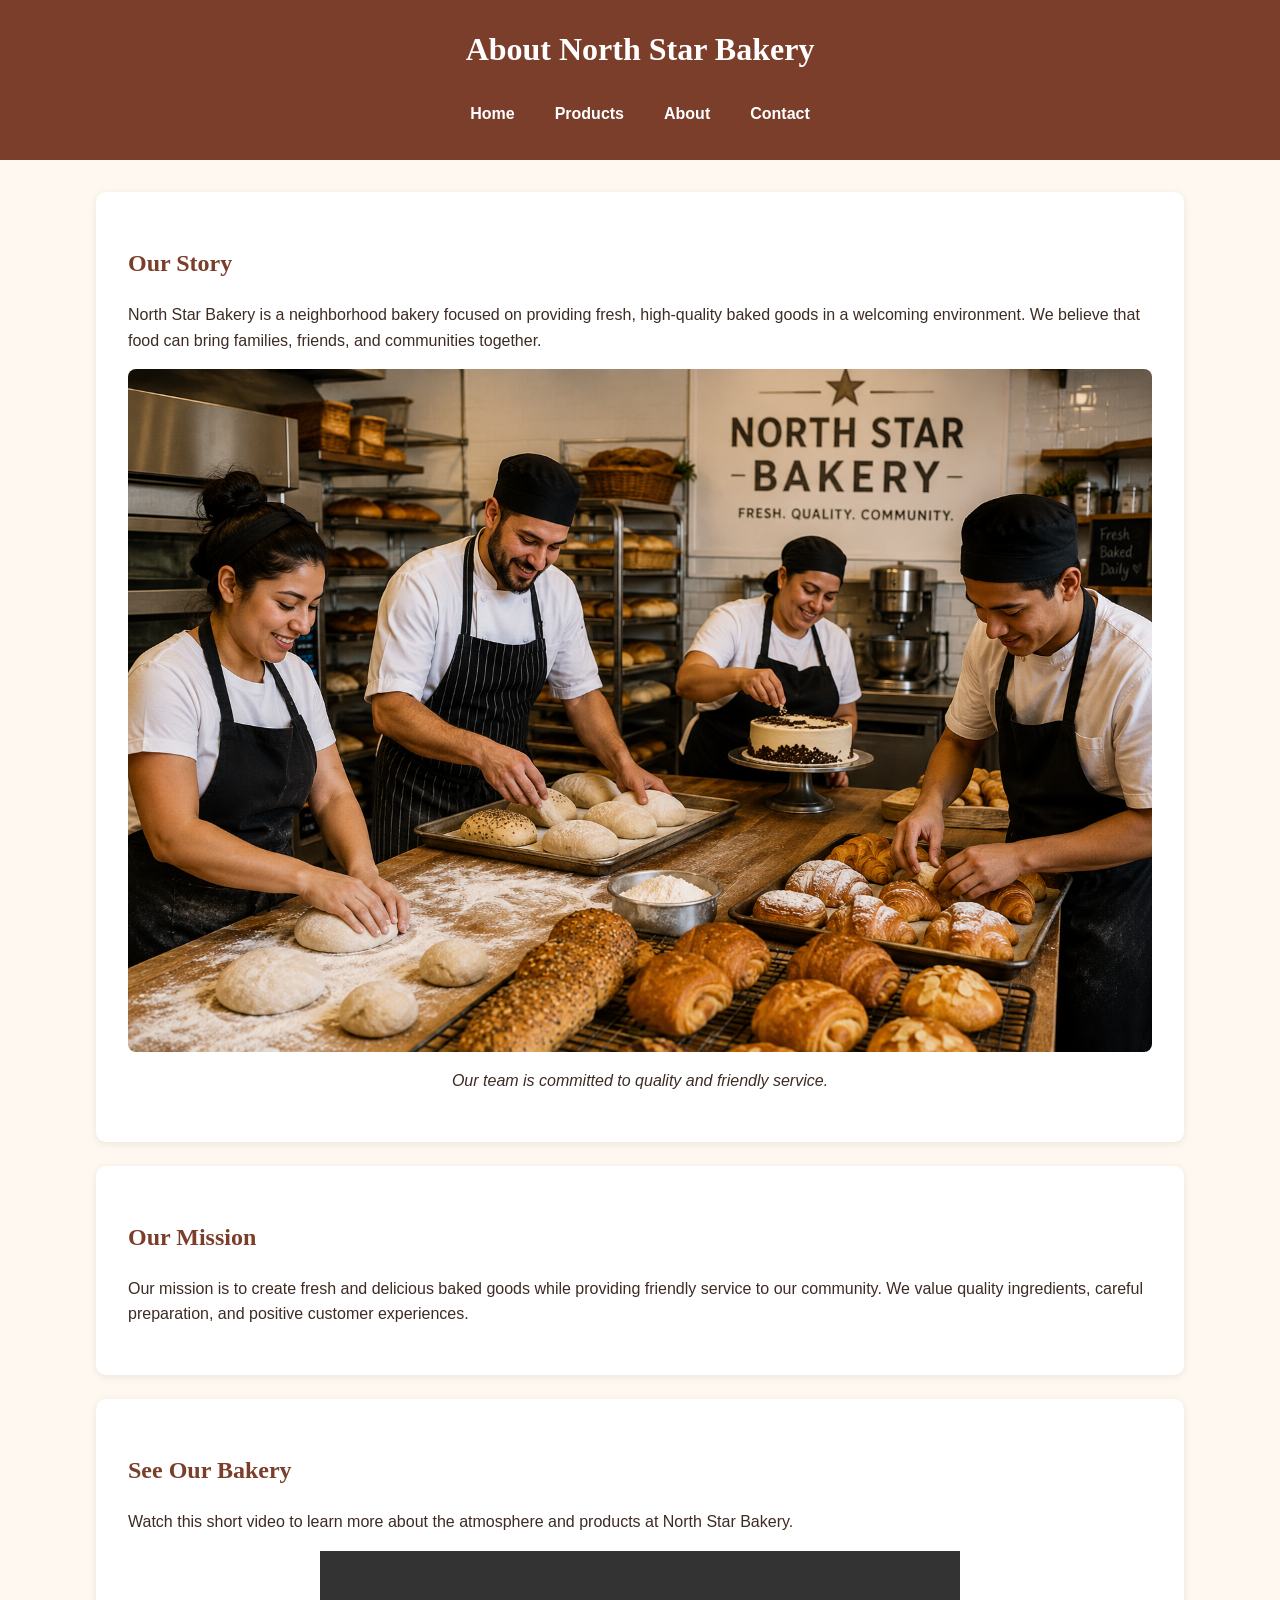
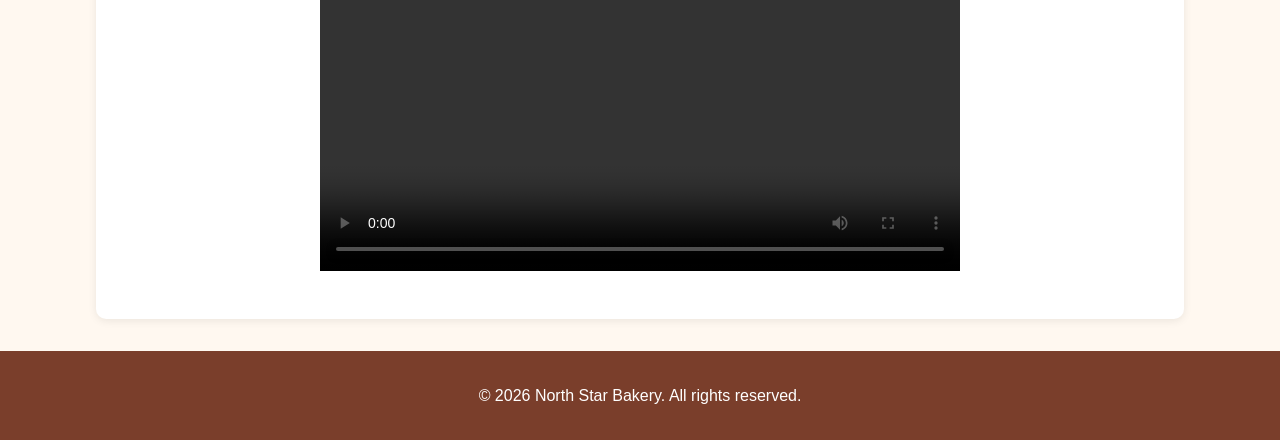
<file: about.html>
<!DOCTYPE html>
<html lang="en">
<head>
    <meta charset="UTF-8">
    <meta name="viewport" content="width=device-width, initial-scale=1.0">
    <title>North Star Bakery | About</title>
    <link rel="stylesheet" href="styles.css">
</head>

<body>

    <header>
        <h1>About North Star Bakery</h1>

        <nav>
            <a href="index.html">Home</a>
            <a href="products.html">Products</a>
            <a href="about.html">About</a>
            <a href="contact.html">Contact</a>
        </nav>
    </header>

    <main>

        <section>
            <h2>Our Story</h2>

            <p>
                North Star Bakery is a neighborhood bakery focused on
                providing fresh, high-quality baked goods in a welcoming
                environment. We believe that food can bring families,
                friends, and communities together.
            </p>

            <figure>
                <img src="bakery-team.jpg"
                     alt="North Star Bakery team preparing baked goods">

                <figcaption>
                    Our team is committed to quality and friendly service.
                </figcaption>
            </figure>
        </section>

        <section>
            <h2>Our Mission</h2>

            <p>
                Our mission is to create fresh and delicious baked goods
                while providing friendly service to our community. We value
                quality ingredients, careful preparation, and positive
                customer experiences.
            </p>
        </section>

        <section>
            <h2>See Our Bakery</h2>

            <p>
                Watch this short video to learn more about the atmosphere
                and products at North Star Bakery.
            </p>

            <video controls width="640">
                <source src="bakery-video.mp4" type="video/mp4">
                Your browser does not support the video element.
                You can learn more about North Star Bakery by reading
                the information available on this page.
            </video>
        </section>

    </main>

    <footer>
        <p>&copy; 2026 North Star Bakery. All rights reserved.</p>
    </footer>

</body>
</html>
</file>
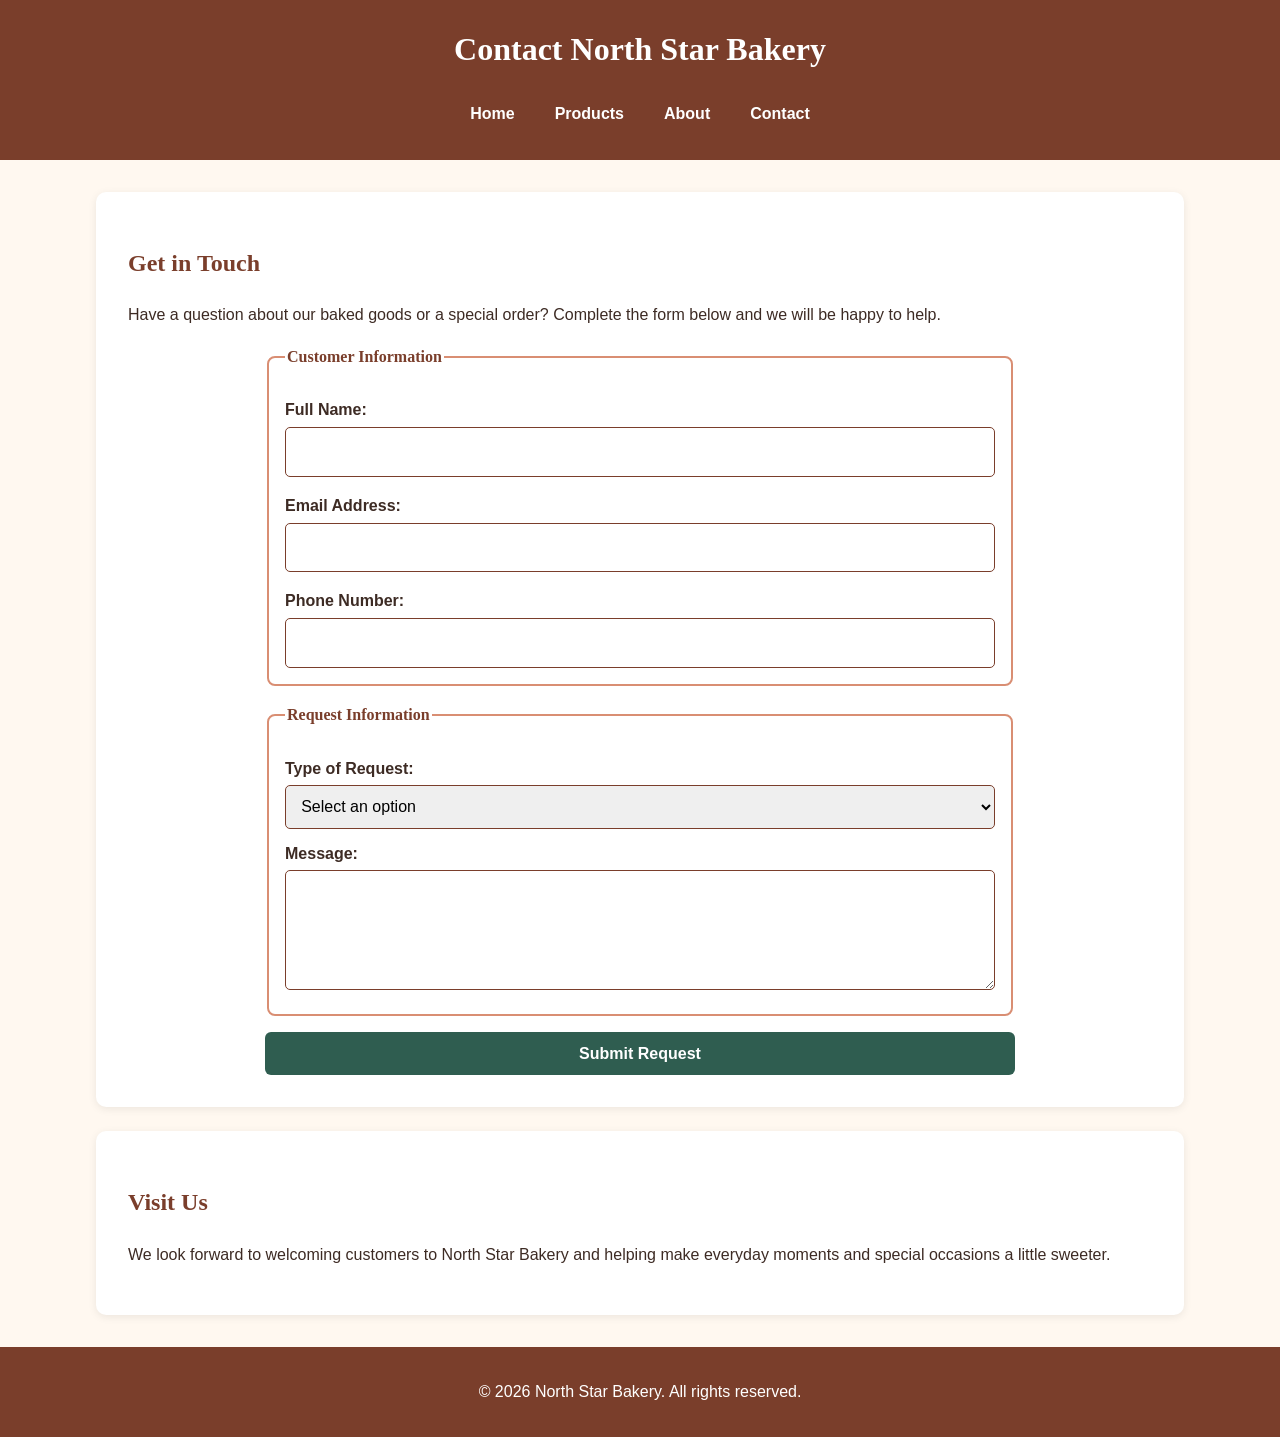
<file: contact.html>
<!DOCTYPE html>
<html lang="en">
<head>
    <meta charset="UTF-8">
    <meta name="viewport" content="width=device-width, initial-scale=1.0">
    <title>North Star Bakery | Contact</title>
    <link rel="stylesheet" href="styles.css">
</head>

<body>

    <header>
        <h1>Contact North Star Bakery</h1>

        <nav>
            <a href="index.html">Home</a>
            <a href="products.html">Products</a>
            <a href="about.html">About</a>
            <a href="contact.html">Contact</a>
        </nav>
    </header>

    <main>

        <section>
            <h2>Get in Touch</h2>

            <p>
                Have a question about our baked goods or a special order?
                Complete the form below and we will be happy to help.
            </p>

            <form id="contact-form" action="#" method="post" novalidate>

                <fieldset>
                    <legend>Customer Information</legend>

                    <label for="name">Full Name:</label>
                    <input type="text"
                           id="name"
                           name="name"
                           required>
<p id="name-error" class="error-message"></p>
                    <label for="email">Email Address:</label>
                    <input type="email"
                           id="email"
                           name="email"
                           required>
<p id="email-error" class="error-message"></p>
                    <label for="phone">Phone Number:</label>
                    <input type="tel"
                           id="phone"
                           name="phone">
                </fieldset>

                <fieldset>
                    <legend>Request Information</legend>

                    <label for="request-type">Type of Request:</label>
                    <select id="request-type"
                            name="request-type"
                            required>
                        <option value="">Select an option</option>
                        <option value="general">General Question</option>
                        <option value="order">Special Order</option>
                        <option value="cake">Cake Request</option>
                        <option value="feedback">Feedback</option>
                    </select>

                    <label for="message">Message:</label>
                    <textarea id="message"
                              name="message"
                              required></textarea>
                </fieldset>

                <button type="submit">Submit Request</button>

            </form>
        </section>

        <section>
            <h2>Visit Us</h2>

            <p>
                We look forward to welcoming customers to North Star Bakery
                and helping make everyday moments and special occasions
                a little sweeter.
            </p>
        </section>

    </main>

    <footer>
        <p>&copy; 2026 North Star Bakery. All rights reserved.</p>
    </footer>
<script src="script.js"></script>
</body>
</html>
</file>
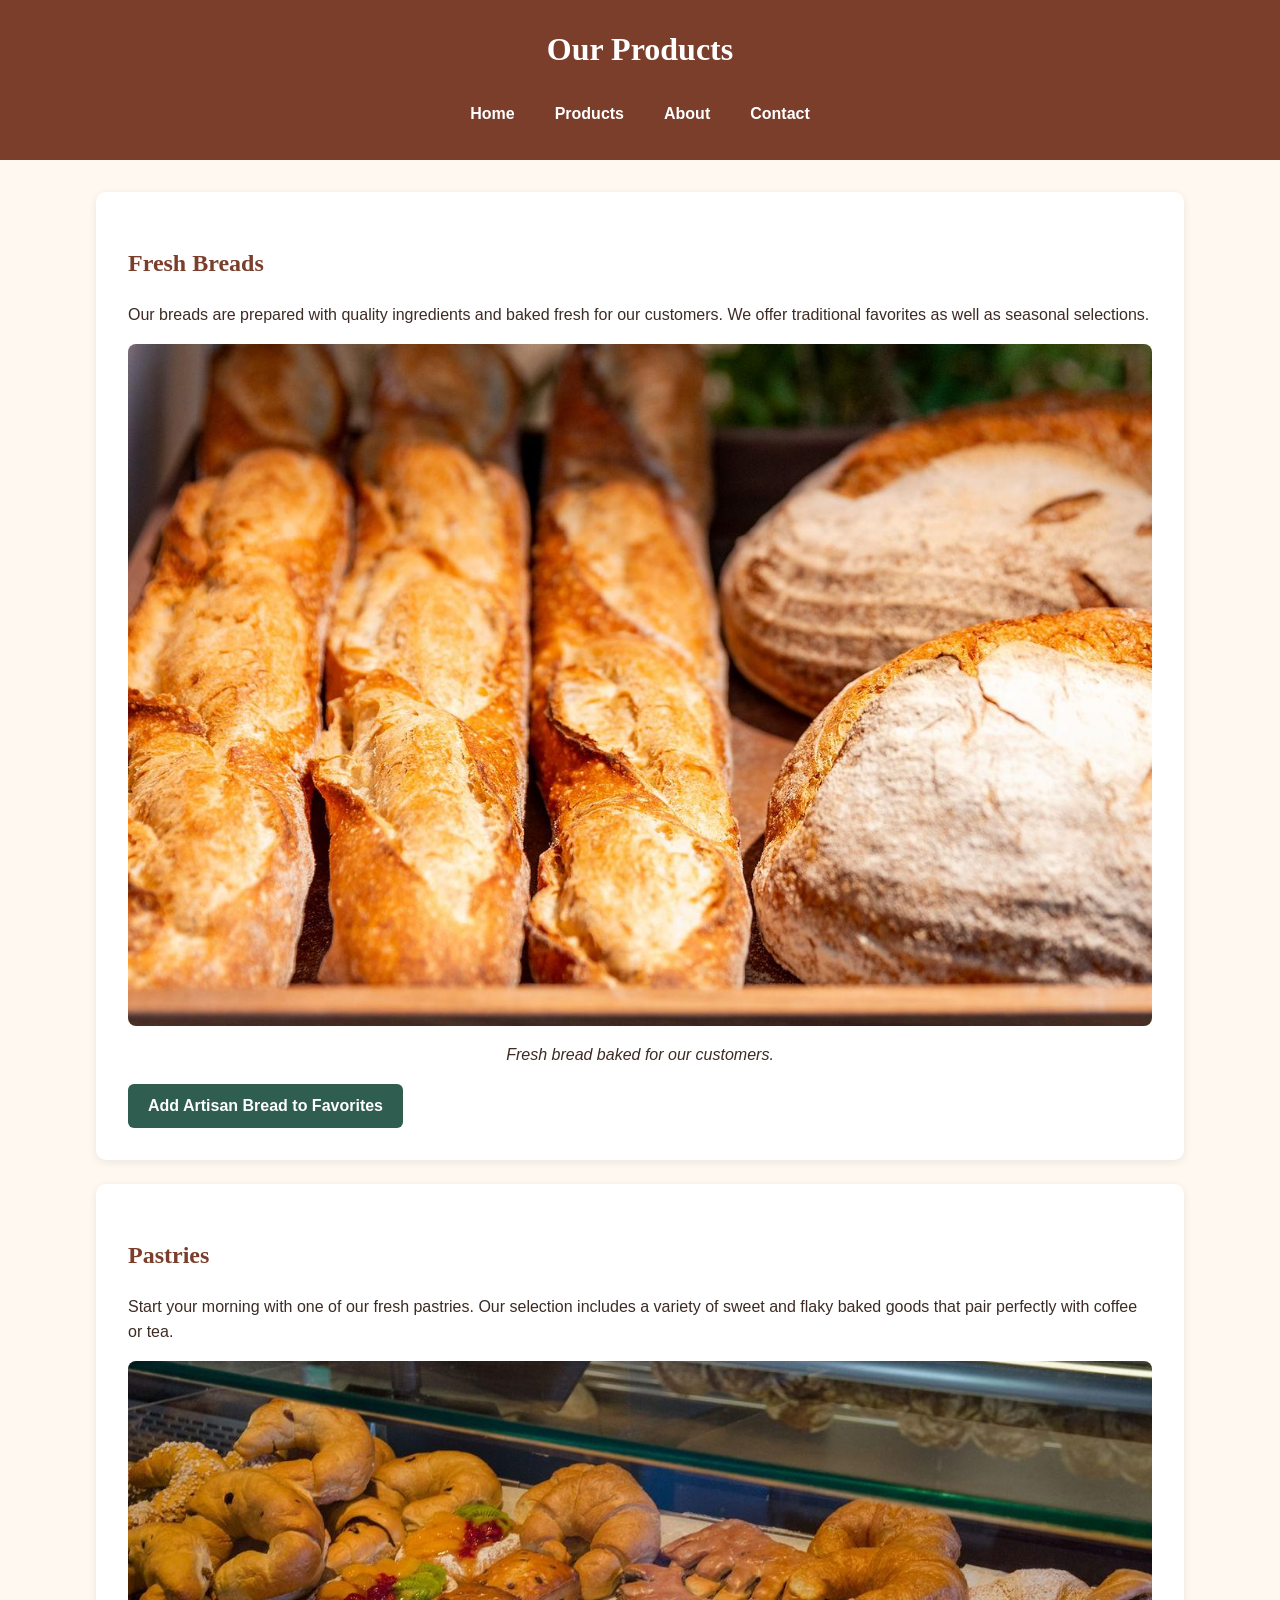
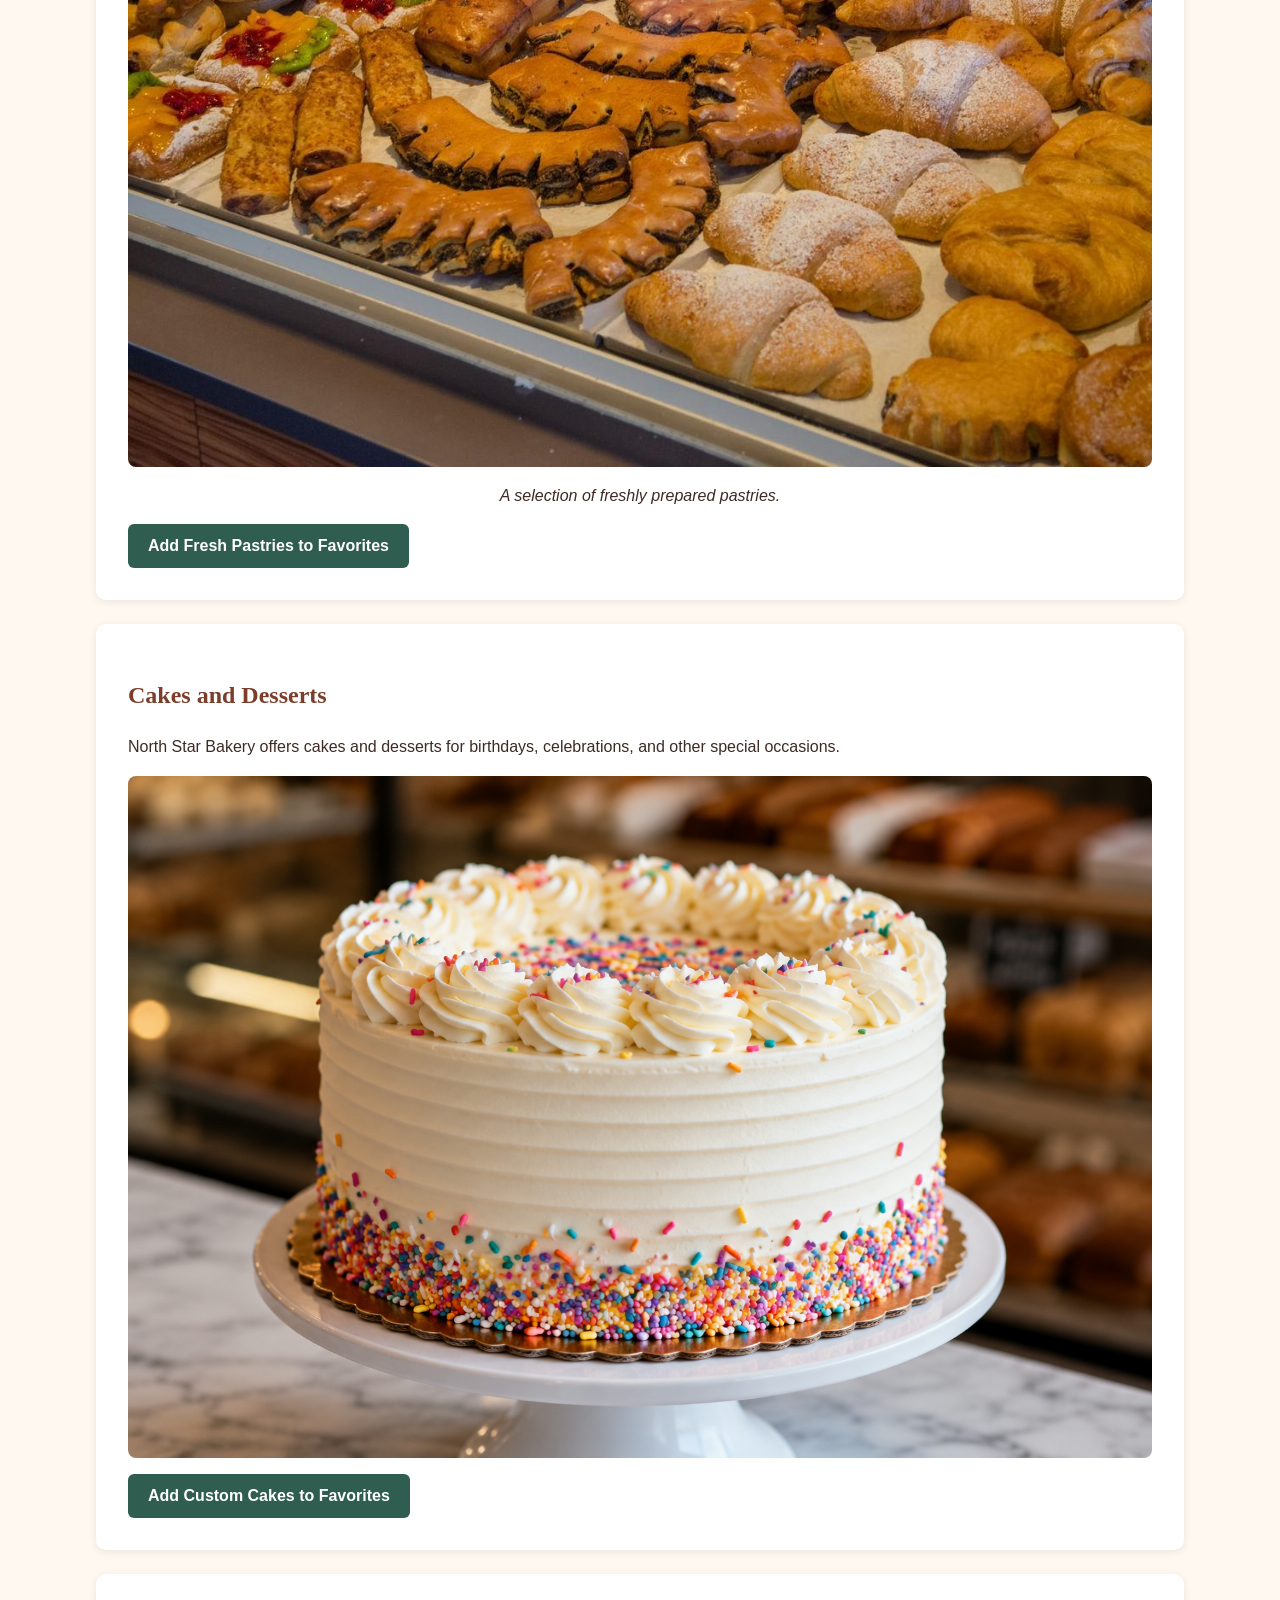
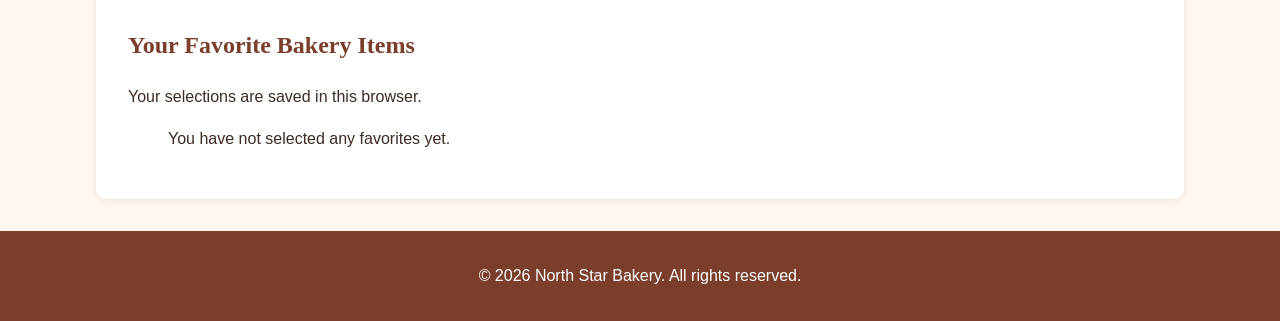
<file: products.html>
<!DOCTYPE html>
<html lang="en">
<head>
    <meta charset="UTF-8">
    <meta name="viewport" content="width=device-width, initial-scale=1.0">
    <title>North Star Bakery | Products</title>
    <link rel="stylesheet" href="styles.css">
</head>

<body>

    <header>
        <h1>Our Products</h1>

        <nav>
            <a href="index.html">Home</a>
            <a href="products.html">Products</a>
            <a href="about.html">About</a>
            <a href="contact.html">Contact</a>
        </nav>
    </header>

    <main>

        <section>
            <h2>Fresh Breads</h2>

            <p>
                Our breads are prepared with quality ingredients and baked
                fresh for our customers. We offer traditional favorites
                as well as seasonal selections.
            </p>

            <figure>
                <img src="bread.jpg"
                     alt="Fresh artisan bread from North Star Bakery">

                <figcaption>
                    Fresh bread baked for our customers.
                </figcaption>
            </figure>
            <button type="button" onclick="toggleFavorite('bread')">
    Add Artisan Bread to Favorites
</button>
        </section>

        <section>
            <h2>Pastries</h2>

            <p>
                Start your morning with one of our fresh pastries.
                Our selection includes a variety of sweet and flaky
                baked goods that pair perfectly with coffee or tea.
            </p>

            <figure>
                <img src="pastries.jpg"
                     alt="Assorted fresh pastries">

                <figcaption>
                    A selection of freshly prepared pastries.
                </figcaption>
            </figure>
            <button type="button" onclick="toggleFavorite('pastries')">
    Add Fresh Pastries to Favorites
</button>
        </section>

        <section>
            <h2>Cakes and Desserts</h2>

            <p>
                North Star Bakery offers cakes and desserts for birthdays,
                celebrations, and other special occasions.
            </p>

            <picture>
                <source media="(min-width: 768px)"
                        srcset="cake-large.jpg">

                <img src="cake-small.jpg"
                     alt="Decorated celebration cake from North Star Bakery">
            </picture>
            <button type="button" onclick="toggleFavorite('cake')">
    Add Custom Cakes to Favorites
</button>
        </section>
        <section>
    <h2>Your Favorite Bakery Items</h2>
    <p>Your selections are saved in this browser.</p>
    <ul id="favorite-list"></ul>
</section>

    </main>

    <footer>
        <p>&copy; 2026 North Star Bakery. All rights reserved.</p>
    </footer>
<script src="script.js"></script>
</body>
</html>
</file>
<file: styles.css>
* {
    box-sizing: border-box;
}

body {
    margin: 0;
    font-family: Arial, Helvetica, sans-serif;
    background-color: #fff8f0;
    color: #3d2b24;
    line-height: 1.6;
}

img,
video {
    max-width: 100%;
    height: auto;
}

header {
    background-color: #7a3e2b;
    color: #ffffff;
    padding: 1.25rem;
    text-align: center;
}

h1,
h2,
h3 {
    font-family: Georgia, "Times New Roman", serif;
}

h1 {
    margin: 0 0 1rem;
}

h2 {
    color: #7a3e2b;
}

h3 {
    color: #2f5d50;
}

nav {
    display: flex;
    flex-direction: column;
    gap: 0.5rem;
    justify-content: center;
}

nav a {
    color: #ffffff;
    text-decoration: none;
    font-weight: bold;
    padding: 0.6rem 1rem;
    border-radius: 6px;
}

nav a:hover,
nav a:focus {
    background-color: #d98e73;
    color: #ffffff;
}

main {
    display: flex;
    flex-direction: column;
    gap: 1.5rem;
    width: 92%;
    max-width: 1100px;
    margin: 2rem auto;
}

section {
    background-color: #ffffff;
    padding: 1.5rem;
    border-radius: 10px;
    box-shadow: 0 2px 8px rgba(0, 0, 0, 0.08);
}

section img {
    display: block;
    margin: 1rem auto;
    border-radius: 8px;
}

figure {
    margin: 1rem 0;
}

figcaption {
    text-align: center;
    font-style: italic;
    margin-top: 0.5rem;
}

form {
    display: flex;
    flex-direction: column;
    gap: 1rem;
}

fieldset {
    border: 2px solid #d98e73;
    border-radius: 8px;
    padding: 1rem;
}

legend {
    color: #7a3e2b;
    font-weight: bold;
    font-family: Georgia, "Times New Roman", serif;
}

label {
    display: block;
    font-weight: bold;
    margin-top: 0.75rem;
}

input,
select,
textarea {
    width: 100%;
    padding: 0.7rem;
    margin-top: 0.25rem;
    border: 1px solid #7a3e2b;
    border-radius: 5px;
    font: inherit;
}

textarea {
    min-height: 120px;
    resize: vertical;
}

button {
    background-color: #2f5d50;
    color: #ffffff;
    border: none;
    border-radius: 6px;
    padding: 0.8rem 1.25rem;
    font-size: 1rem;
    font-weight: bold;
    cursor: pointer;
}

button:hover,
button:focus {
    background-color: #7a3e2b;
}

audio,
video {
    display: block;
    margin: 1rem auto;
    max-width: 100%;
}

footer {
    background-color: #7a3e2b;
    color: #ffffff;
    text-align: center;
    padding: 1rem;
    margin-top: 2rem;
}

@media (min-width: 768px) {
    header {
        padding: 1.5rem 2rem;
    }

    nav {
        flex-direction: row;
        flex-wrap: wrap;
    }

    main {
        width: 85%;
    }

    section {
        padding: 2rem;
    }

    form {
        max-width: 750px;
        margin: 0 auto;
    }
}
</file>
